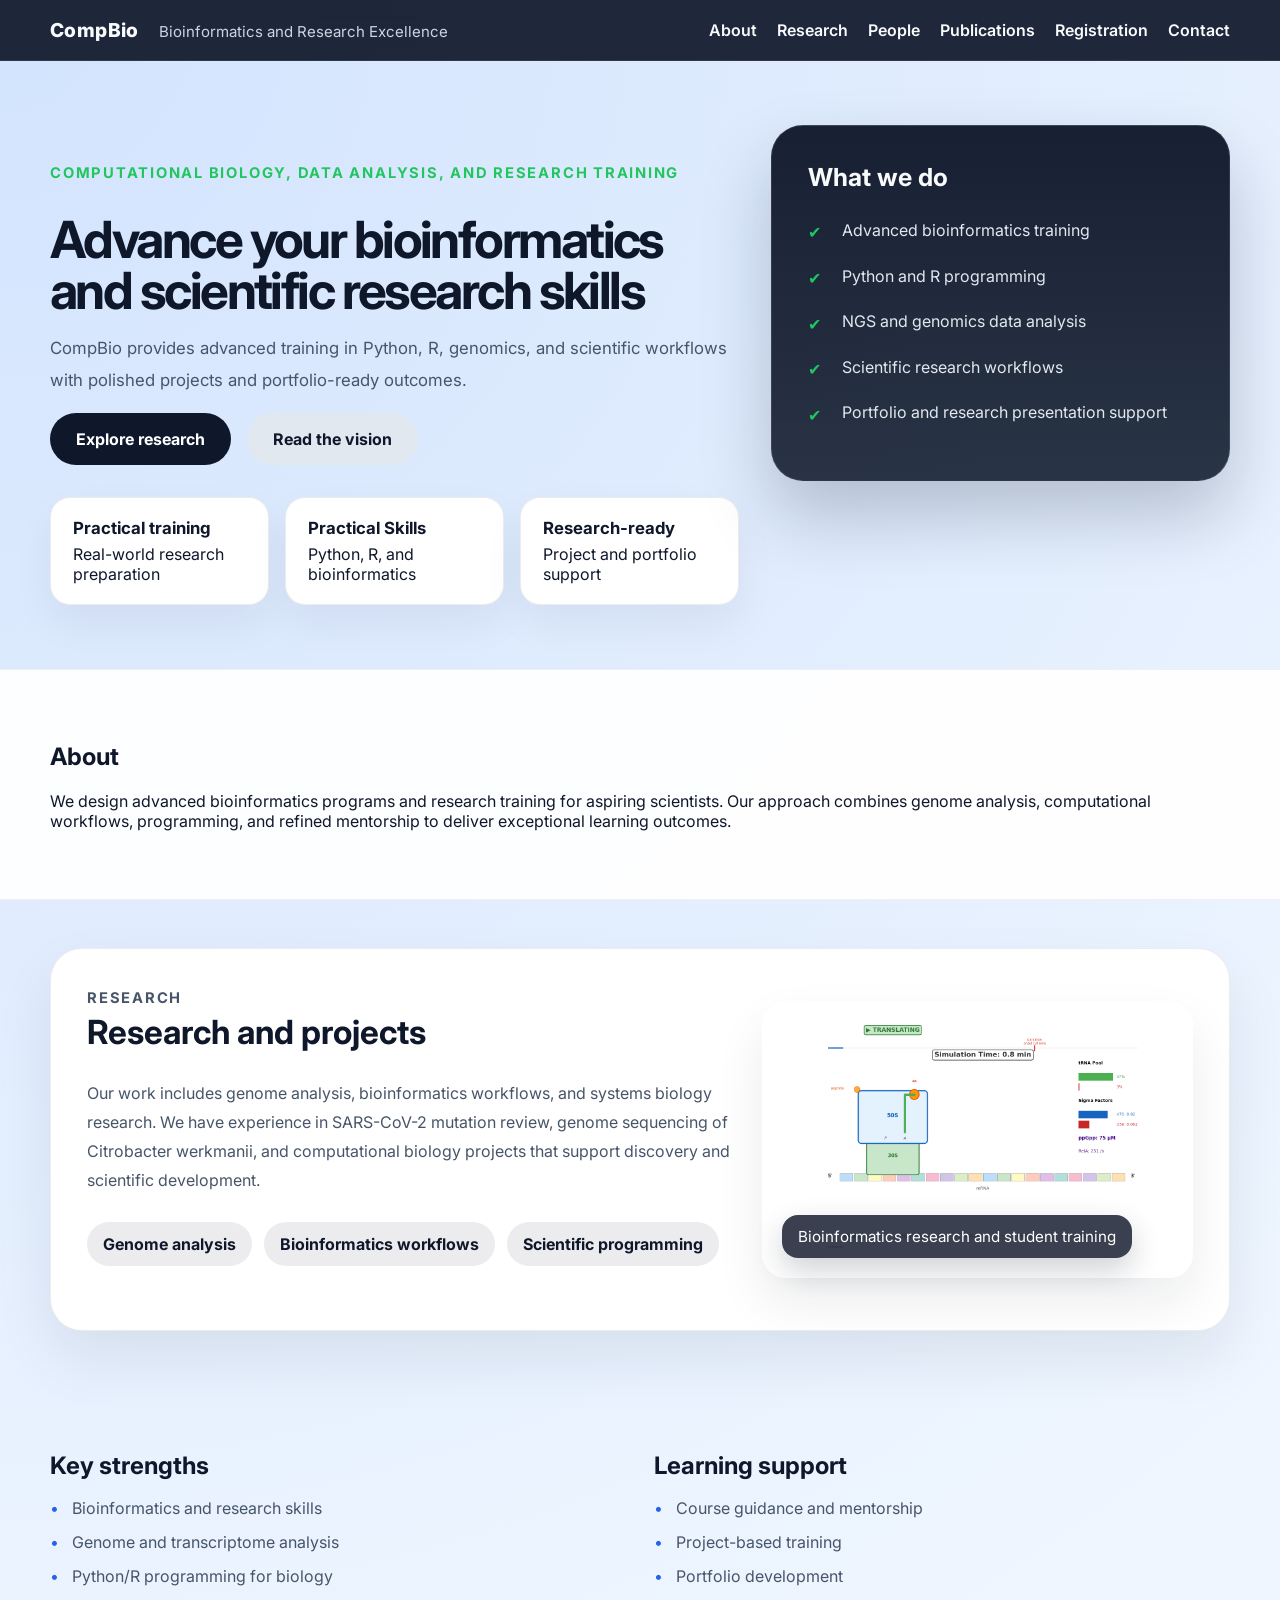
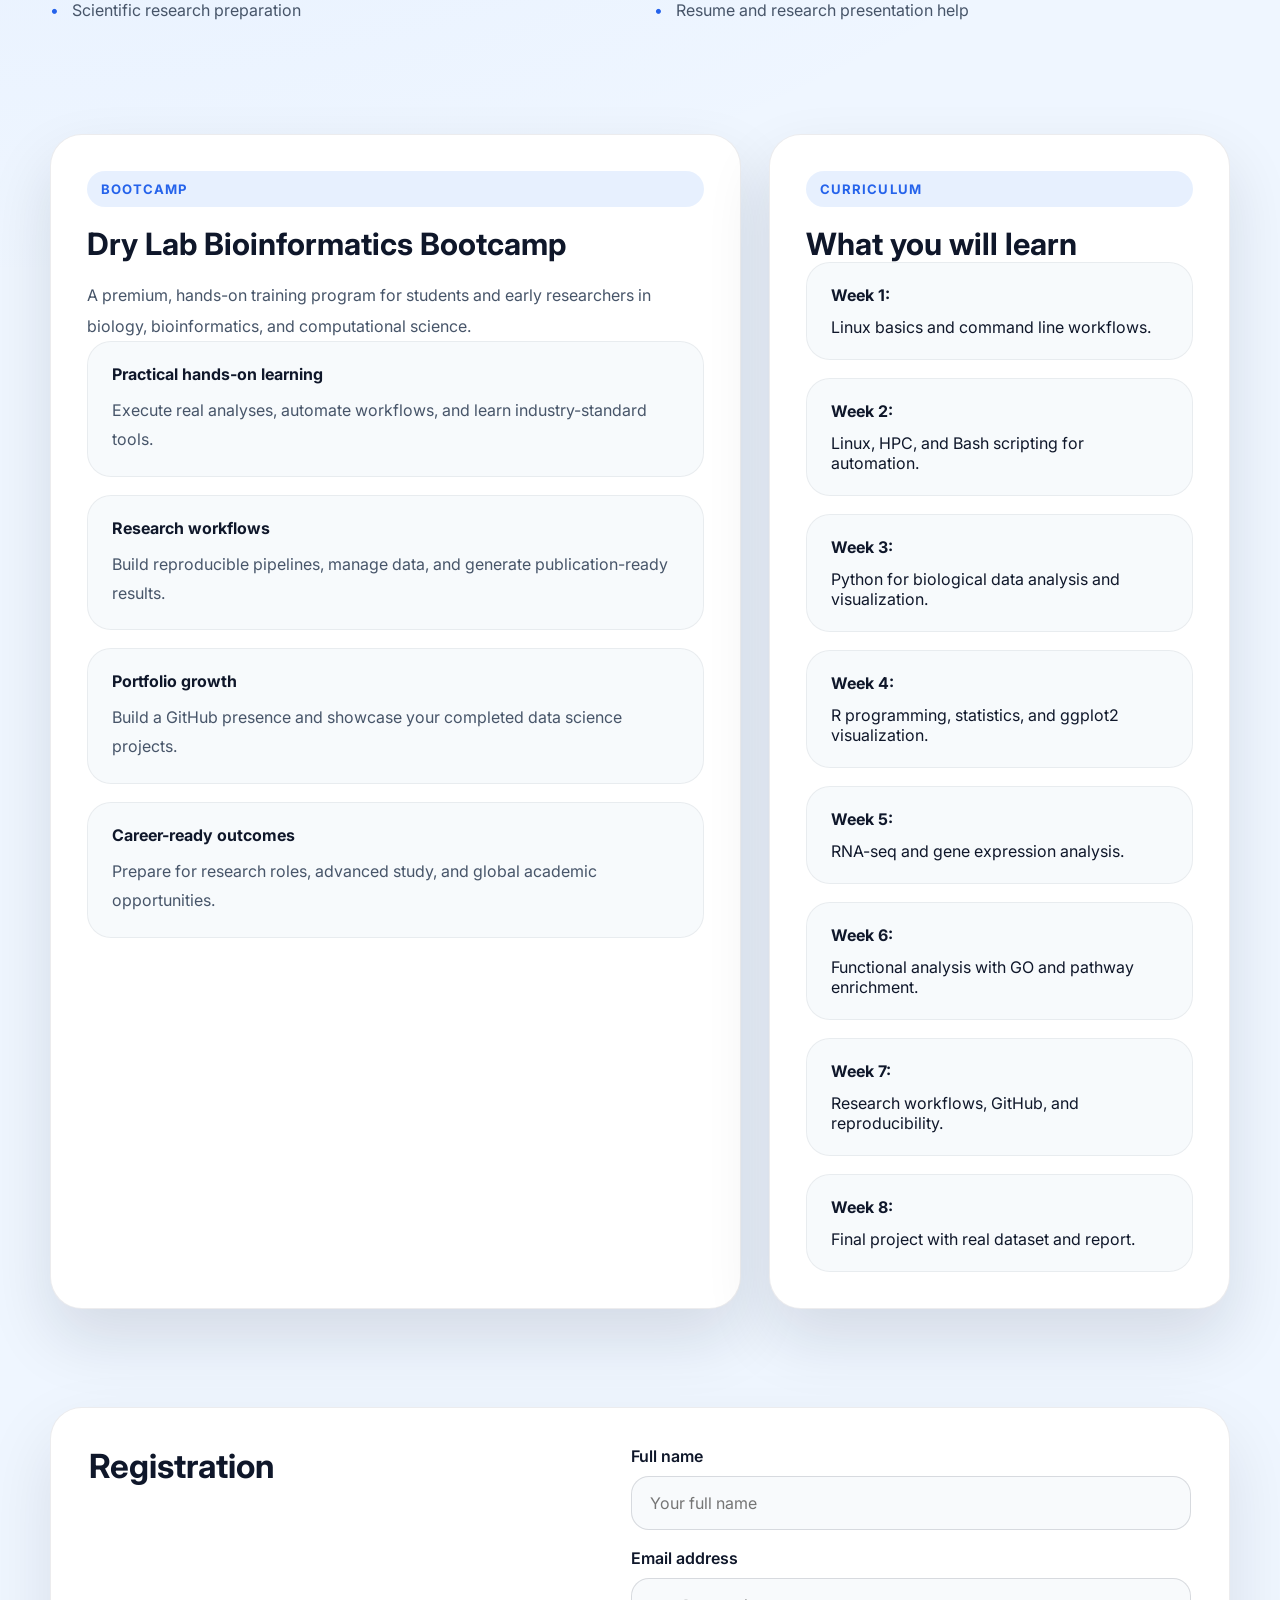
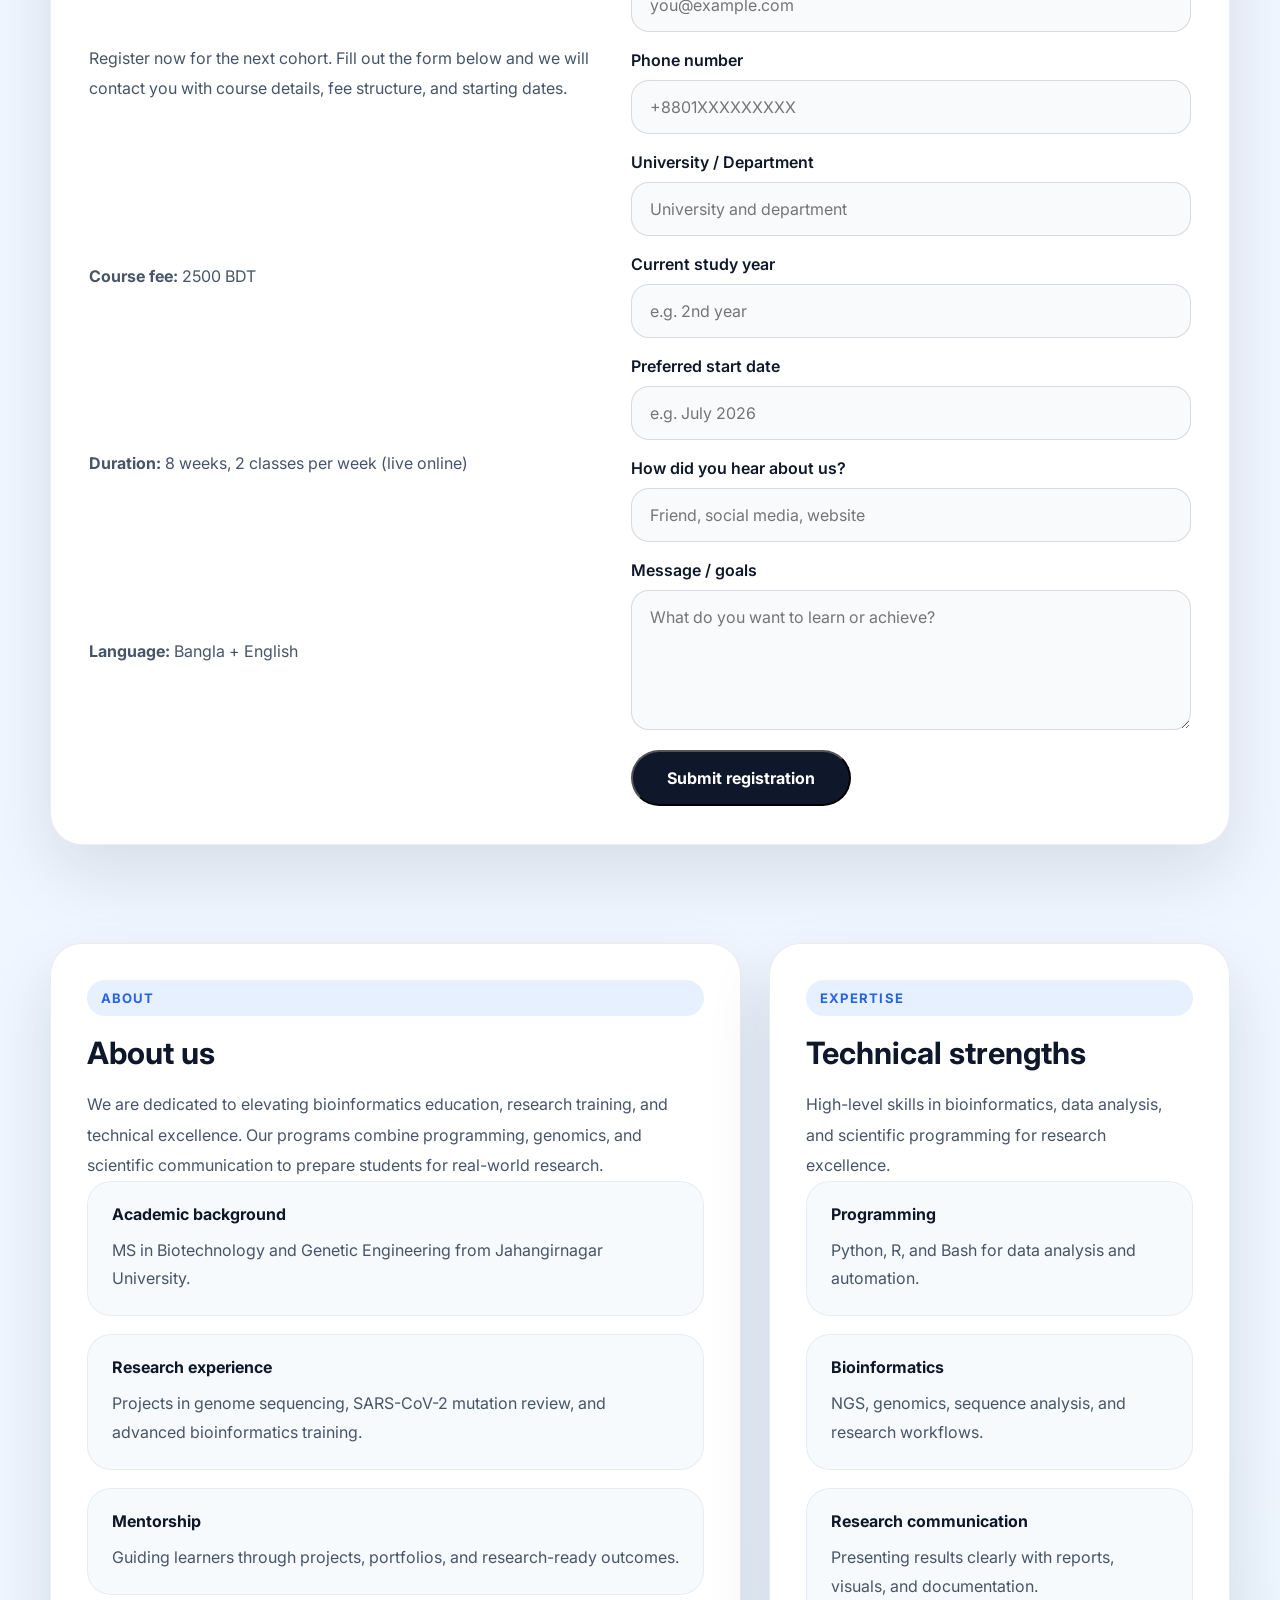
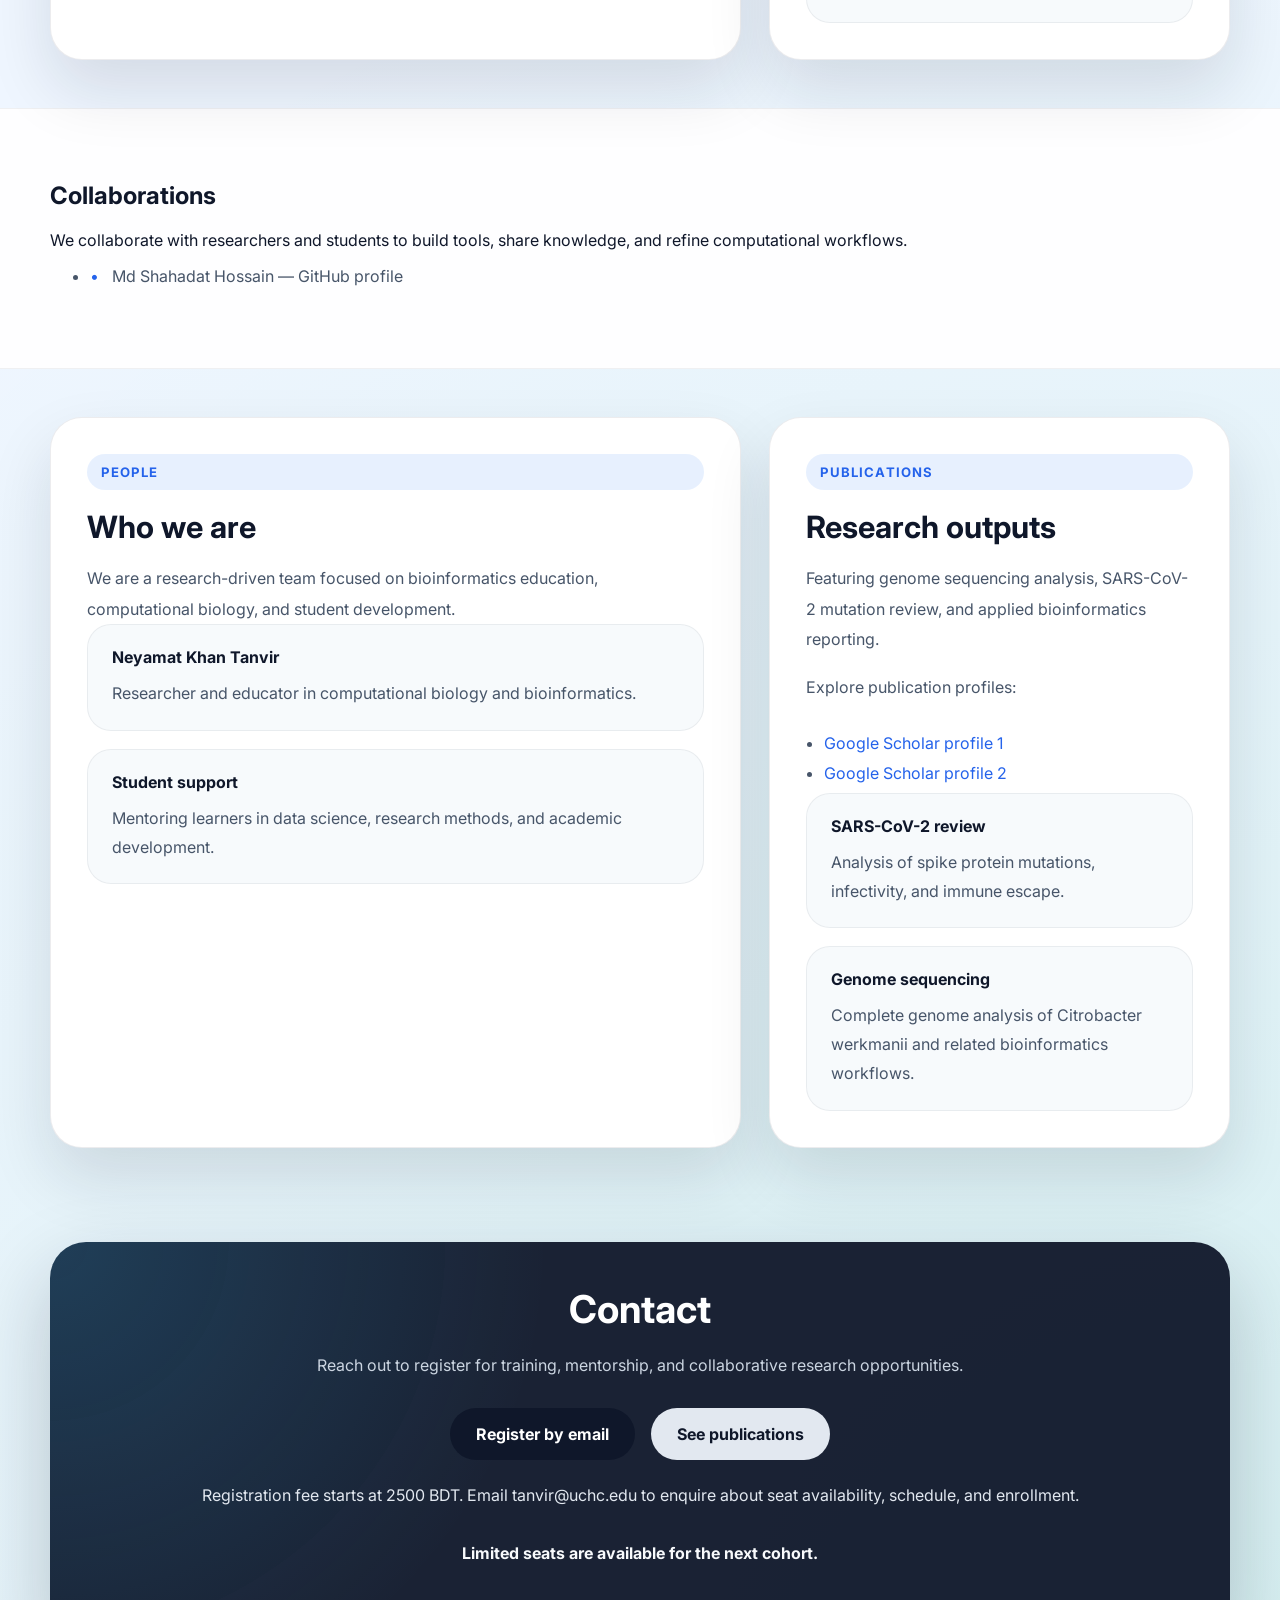
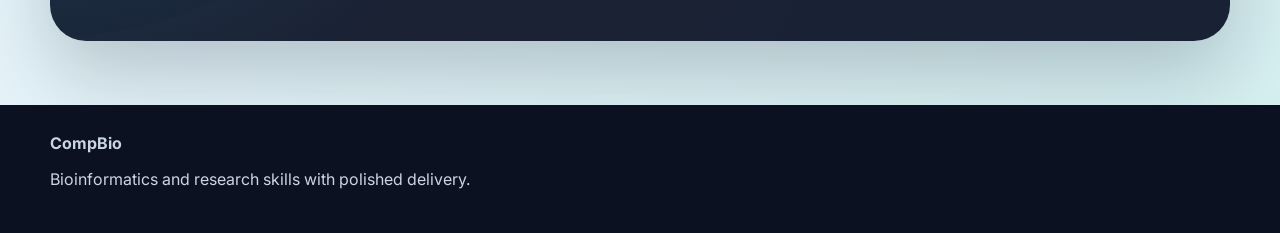
<file: index.html>
<!DOCTYPE html>
<html lang="en">
<head>
  <meta charset="UTF-8" />
  <meta name="viewport" content="width=device-width, initial-scale=1.0" />
  <title>CompBio | Bioinformatics & Research Skills</title>
  <link rel="preconnect" href="https://fonts.googleapis.com" />
  <link rel="preconnect" href="https://fonts.gstatic.com" crossorigin />
  <link href="https://fonts.googleapis.com/css2?family=Inter:wght@400;500;600;700;800&display=swap" rel="stylesheet" />
  <link rel="stylesheet" href="styles.css" />
</head>
<body>
  <header class="topbar">
    <div class="container topbar-inner">
      <div>
        <span class="brand">CompBio</span>
        <span class="tag">Bioinformatics and Research Excellence</span>
      </div>
      <nav class="topbar-nav">
        <a href="#about">About</a>
        <a href="#research">Research</a>
        <a href="#people">People</a>
        <a href="#publications">Publications</a>
        <a href="#registration">Registration</a>
        <a href="#contact">Contact</a>
      </nav>
    </div>
  </header>

  <main>
    <section class="hero">
      <div class="container hero-grid">
        <div class="hero-copy">
          <p class="eyebrow">Computational biology, data analysis, and research training</p>
          <h1>Advance your bioinformatics and scientific research skills</h1>
          <p class="hero-text">CompBio provides advanced training in Python, R, genomics, and scientific workflows with polished projects and portfolio-ready outcomes.</p>
          <div class="hero-actions">
            <a class="btn btn-primary" href="#research">Explore research</a>
            <a class="btn btn-secondary" href="#about">Read the vision</a>
          </div>
          <div class="hero-stats">
            <div>
              <strong>Practical training</strong>
              <span>Real-world research preparation</span>
            </div>
            <div>
              <strong>Practical Skills</strong>
              <span>Python, R, and bioinformatics</span>
            </div>
            <div>
              <strong>Research-ready</strong>
              <span>Project and portfolio support</span>
            </div>
          </div>
        </div>
        <div class="hero-card">
          <div class="hero-card-inner">
            <h2>What we do</h2>
            <ul>
              <li>Advanced bioinformatics training</li>
              <li>Python and R programming</li>
              <li>NGS and genomics data analysis</li>
              <li>Scientific research workflows</li>
              <li>Portfolio and research presentation support</li>
            </ul>
          </div>
        </div>
      </div>
    </section>

    <section id="about" class="section highlight">
      <div class="container">
        <h2>About</h2>
        <p>We design advanced bioinformatics programs and research training for aspiring scientists. Our approach combines genome analysis, computational workflows, programming, and refined mentorship to deliver exceptional learning outcomes.</p>
      </div>
    </section>

    <section id="research" class="section visual-section">
      <div class="container visual-card">
        <div>
          <p class="eyebrow">Research</p>
          <h2>Research and projects</h2>
          <p>Our work includes genome analysis, bioinformatics workflows, and systems biology research. We have experience in SARS-CoV-2 mutation review, genome sequencing of Citrobacter werkmanii, and computational biology projects that support discovery and scientific development.</p>
          <div class="hero-badges">
            <span>Genome analysis</span>
            <span>Bioinformatics workflows</span>
            <span>Scientific programming</span>
          </div>
        </div>
        <div class="visual-image">
          <img src="assets/starvation_mechanism.gif" alt="Bioinformatics and computational biology illustration" />
          <div class="visual-caption">Bioinformatics research and student training</div>
        </div>
      </div>
    </section>

    <section class="section benefits">
      <div class="container benefits-grid">
        <div>
          <h2>Key strengths</h2>
          <ul>
            <li>Bioinformatics and research skills</li>
            <li>Genome and transcriptome analysis</li>
            <li>Python/R programming for biology</li>
            <li>Scientific research preparation</li>
          </ul>
        </div>
        <div>
          <h2>Learning support</h2>
          <ul>
            <li>Course guidance and mentorship</li>
            <li>Project-based training</li>
            <li>Portfolio development</li>
            <li>Resume and research presentation help</li>
          </ul>
        </div>
      </div>
    </section>

    <section class="section preview-section">
      <div class="container preview-grid">
        <div class="preview-card">
          <div class="preview-hero">
            <span class="preview-badge">Bootcamp</span>
            <h2>Dry Lab Bioinformatics Bootcamp</h2>
            <p>A premium, hands-on training program for students and early researchers in biology, bioinformatics, and computational science.</p>
          </div>
          <div class="preview-features">
            <div class="feature-item">
              <strong>Practical hands-on learning</strong>
              <p>Execute real analyses, automate workflows, and learn industry-standard tools.</p>
            </div>
            <div class="feature-item">
              <strong>Research workflows</strong>
              <p>Build reproducible pipelines, manage data, and generate publication-ready results.</p>
            </div>
            <div class="feature-item">
              <strong>Portfolio growth</strong>
              <p>Build a GitHub presence and showcase your completed data science projects.</p>
            </div>
            <div class="feature-item">
              <strong>Career-ready outcomes</strong>
              <p>Prepare for research roles, advanced study, and global academic opportunities.</p>
            </div>
          </div>
        </div>
        <div class="preview-card">
          <div class="preview-hero">
            <span class="preview-badge">Curriculum</span>
            <h2>What you will learn</h2>
          </div>
          <div class="preview-features">
            <div class="feature-item">
              <strong>Week 1:</strong> Linux basics and command line workflows.
            </div>
            <div class="feature-item">
              <strong>Week 2:</strong> Linux, HPC, and Bash scripting for automation.
            </div>
            <div class="feature-item">
              <strong>Week 3:</strong> Python for biological data analysis and visualization.
            </div>
            <div class="feature-item">
              <strong>Week 4:</strong> R programming, statistics, and ggplot2 visualization.
            </div>
            <div class="feature-item">
              <strong>Week 5:</strong> RNA-seq and gene expression analysis.
            </div>
            <div class="feature-item">
              <strong>Week 6:</strong> Functional analysis with GO and pathway enrichment.
            </div>
            <div class="feature-item">
              <strong>Week 7:</strong> Research workflows, GitHub, and reproducibility.
            </div>
            <div class="feature-item">
              <strong>Week 8:</strong> Final project with real dataset and report.
            </div>
          </div>
        </div>
      </div>
    </section>

    <section id="registration" class="section form-section">
      <div class="container form-card">
        <div class="form-copy">
          <h2>Registration</h2>
          <p>Register now for the next cohort. Fill out the form below and we will contact you with course details, fee structure, and starting dates.</p>
          <p><strong>Course fee:</strong> 2500 BDT</p>
          <p><strong>Duration:</strong> 8 weeks, 2 classes per week (live online)</p>
          <p><strong>Language:</strong> Bangla + English</p>
        </div>
        <form class="contact-form" action="mailto:tanvir@uchc.edu" method="post" enctype="text/plain">
          <div class="form-fields">
            <label class="form-field">
              <span>Full name</span>
              <input class="form-input" type="text" name="name" required placeholder="Your full name" />
            </label>
            <label class="form-field">
              <span>Email address</span>
              <input class="form-input" type="email" name="email" required placeholder="you@example.com" />
            </label>
            <label class="form-field">
              <span>Phone number</span>
              <input class="form-input" type="tel" name="phone" required placeholder="+8801XXXXXXXXX" />
            </label>
            <label class="form-field">
              <span>University / Department</span>
              <input class="form-input" type="text" name="institution" placeholder="University and department" />
            </label>
            <label class="form-field">
              <span>Current study year</span>
              <input class="form-input" type="text" name="study_year" placeholder="e.g. 2nd year" />
            </label>
            <label class="form-field">
              <span>Preferred start date</span>
              <input class="form-input" type="text" name="start_date" placeholder="e.g. July 2026" />
            </label>
            <label class="form-field">
              <span>How did you hear about us?</span>
              <input class="form-input" type="text" name="referral" placeholder="Friend, social media, website" />
            </label>
            <label class="form-field">
              <span>Message / goals</span>
              <textarea class="form-textarea" name="message" placeholder="What do you want to learn or achieve?" rows="5"></textarea>
            </label>
          </div>
          <button type="submit" class="btn btn-primary form-submit">Submit registration</button>
        </form>
      </div>
    </section>

    <section class="section preview-section">
      <div class="container preview-grid">
        <div class="preview-card">
          <div class="preview-hero">
            <span class="preview-badge">About</span>
            <h2>About us</h2>
            <p>We are dedicated to elevating bioinformatics education, research training, and technical excellence. Our programs combine programming, genomics, and scientific communication to prepare students for real-world research.</p>
          </div>
          <div class="preview-features">
            <div class="feature-item">
              <strong>Academic background</strong>
              <p>MS in Biotechnology and Genetic Engineering from Jahangirnagar University.</p>
            </div>
            <div class="feature-item">
              <strong>Research experience</strong>
              <p>Projects in genome sequencing, SARS-CoV-2 mutation review, and advanced bioinformatics training.</p>
            </div>
            <div class="feature-item">
              <strong>Mentorship</strong>
              <p>Guiding learners through projects, portfolios, and research-ready outcomes.</p>
            </div>
          </div>
        </div>
        <div class="preview-card">
          <div class="preview-hero">
            <span class="preview-badge">Expertise</span>
            <h2>Technical strengths</h2>
            <p>High-level skills in bioinformatics, data analysis, and scientific programming for research excellence.</p>
          </div>
          <div class="preview-features">
            <div class="feature-item">
              <strong>Programming</strong>
              <p>Python, R, and Bash for data analysis and automation.</p>
            </div>
            <div class="feature-item">
              <strong>Bioinformatics</strong>
              <p>NGS, genomics, sequence analysis, and research workflows.</p>
            </div>
            <div class="feature-item">
              <strong>Research communication</strong>
              <p>Presenting results clearly with reports, visuals, and documentation.</p>
            </div>
          </div>
        </div>
      </div>
    </section>

    <section class="section highlight">
      <div class="container">
        <h2>Collaborations</h2>
        <p>We collaborate with researchers and students to build tools, share knowledge, and refine computational workflows.</p>
        <ul class="benefits-grid">
          <li>Md Shahadat Hossain — <a href="https://github.com/shahadat4099/shahadat4099.github.io?tab=readme-ov-file" target="_blank" rel="noreferrer">GitHub profile</a></li>
        </ul>
      </div>
    </section>

    <section class="section preview-section">
      <div class="container preview-grid">
        <div id="people" class="preview-card">
          <div class="preview-hero">
            <span class="preview-badge">People</span>
            <h2>Who we are</h2>
            <p>We are a research-driven team focused on bioinformatics education, computational biology, and student development.</p>
          </div>
          <div class="preview-features">
            <div class="feature-item">
              <strong>Neyamat Khan Tanvir</strong>
              <p>Researcher and educator in computational biology and bioinformatics.</p>
            </div>
            <div class="feature-item">
              <strong>Student support</strong>
              <p>Mentoring learners in data science, research methods, and academic development.</p>
            </div>
          </div>
        </div>
        <div id="publications" class="preview-card">
          <div class="preview-hero">
            <span class="preview-badge">Publications</span>
            <h2>Research outputs</h2>
            <p>Featuring genome sequencing analysis, SARS-CoV-2 mutation review, and applied bioinformatics reporting.</p>
            <p>Explore publication profiles:</p>
            <ul class="publication-links">
              <li><a href="https://scholar.google.com/citations?user=k357vXMAAAAJ&hl=en" target="_blank" rel="noreferrer">Google Scholar profile 1</a></li>
              <li><a href="https://scholar.google.com/citations?user=pVah7G8AAAAJ&hl=en" target="_blank" rel="noreferrer">Google Scholar profile 2</a></li>
            </ul>
          </div>
          <div class="preview-features">
            <div class="feature-item">
              <strong>SARS-CoV-2 review</strong>
              <p>Analysis of spike protein mutations, infectivity, and immune escape.</p>
            </div>
            <div class="feature-item">
              <strong>Genome sequencing</strong>
              <p>Complete genome analysis of Citrobacter werkmanii and related bioinformatics workflows.</p>
            </div>
          </div>
        </div>
      </div>
    </section>

    <section id="contact" class="section cta-section">
      <div class="container cta-card">
        <h2>Contact</h2>
        <p>Reach out to register for training, mentorship, and collaborative research opportunities.</p>
        <div class="cta-actions">
          <a class="btn btn-primary" href="mailto:tanvir@uchc.edu">Register by email</a>
          <a class="btn btn-secondary" href="#publications">See publications</a>
        </div>
        <p style="margin-top:20px; color:#e2e8f0;">Registration fee starts at 2500 BDT. Email tanvir@uchc.edu to enquire about seat availability, schedule, and enrollment.</p>
        <p style="margin-top:10px; color:#f8fafc; font-weight:700;">Limited seats are available for the next cohort.</p>
      </div>
    </section>
  </main>

  <footer class="footer">
    <div class="container footer-grid">
      <div>
        <strong>CompBio</strong>
        <p>Bioinformatics and research skills with polished delivery.</p>
      </div>
    </div>
  </footer>
</body>
</html>
</file>
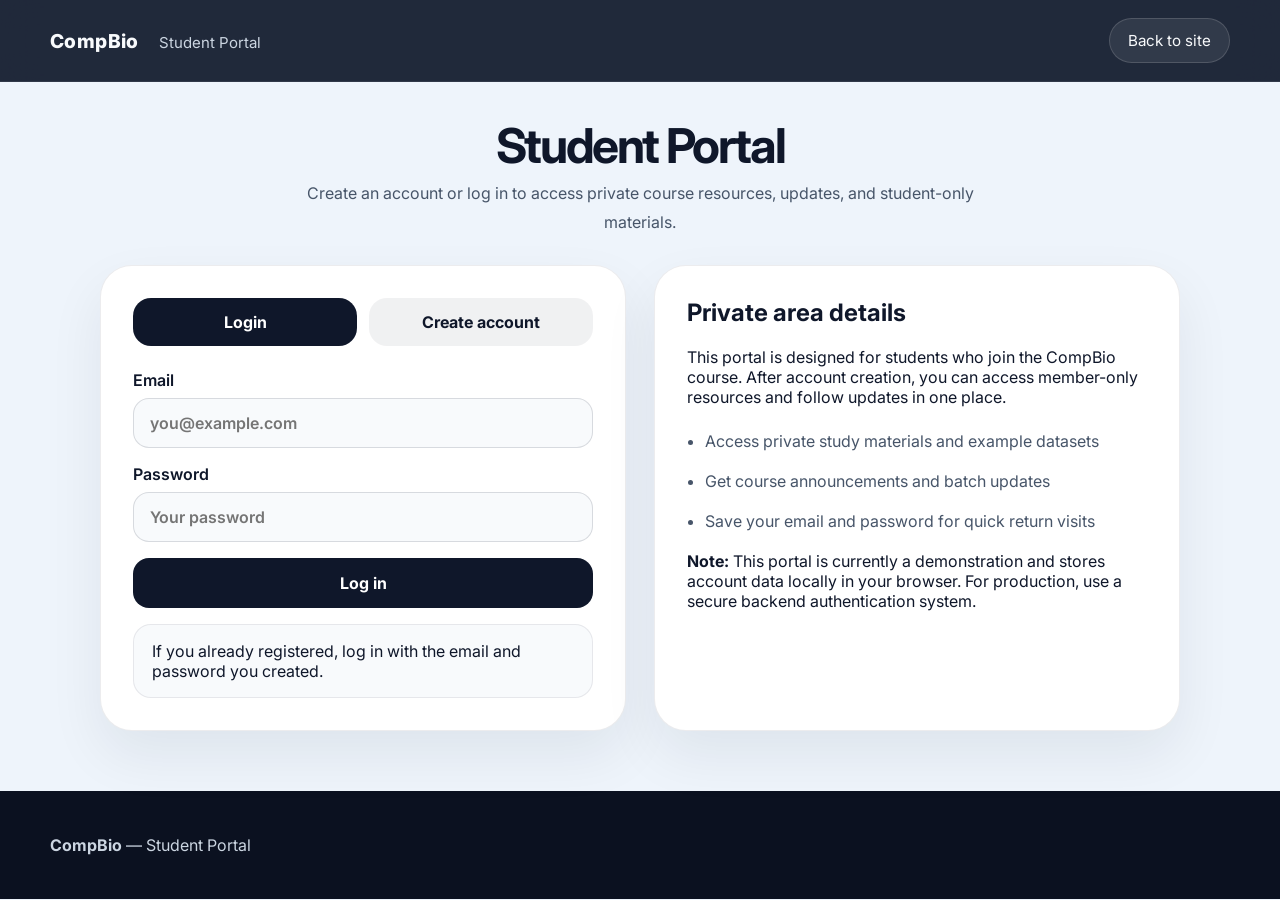
<file: portal.html>
<!DOCTYPE html>
<html lang="en">
<head>
  <meta charset="UTF-8" />
  <meta name="viewport" content="width=device-width, initial-scale=1.0" />
  <title>CompBio Student Portal</title>
  <link rel="preconnect" href="https://fonts.googleapis.com" />
  <link rel="preconnect" href="https://fonts.gstatic.com" crossorigin />
  <link href="https://fonts.googleapis.com/css2?family=Inter:wght@400;500;600;700;800&display=swap" rel="stylesheet" />
  <link rel="stylesheet" href="styles.css" />
  <style>
    body { background: #eef4fb; }
    .portal-page {
      padding: 40px 0 60px;
    }
    .portal-header {
      text-align: center;
      margin-bottom: 28px;
    }
    .portal-header h1 {
      margin: 0;
      font-size: clamp(2.2rem, 4vw, 3rem);
      color: #0f172a;
    }
    .portal-header p {
      margin: 10px auto 0;
      max-width: 680px;
      color: #475569;
      line-height: 1.8;
    }
    .portal-container {
      width: min(1080px, calc(100% - 36px));
      margin: 0 auto;
      display: grid;
      grid-template-columns: 1fr 1fr;
      gap: 28px;
    }
    .auth-card,
    .portal-info {
      background: #ffffff;
      border-radius: 32px;
      padding: 32px;
      border: 1px solid rgba(15,23,42,0.08);
      box-shadow: 0 24px 55px rgba(15,23,42,0.07);
    }
    .auth-tabs {
      display: flex;
      gap: 12px;
      margin-bottom: 24px;
    }
    .tab-button {
      flex: 1;
      padding: 14px 18px;
      border-radius: 18px;
      background: rgba(15,23,42,0.06);
      border: none;
      font-weight: 700;
      color: #0f172a;
      cursor: pointer;
      transition: background 0.2s ease;
    }
    .tab-button.active {
      background: #0f172a;
      color: #ffffff;
    }
    .auth-section {
      display: none;
    }
    .auth-section.active {
      display: block;
    }
    .auth-form {
      display: grid;
      gap: 16px;
    }
    .auth-form label {
      display: grid;
      gap: 8px;
      color: #0f172a;
      font-weight: 600;
    }
    .auth-form input {
      width: 100%;
      padding: 14px 16px;
      border-radius: 16px;
      border: 1px solid rgba(15,23,42,0.14);
      background: #f8fafc;
      color: #0f172a;
    }
    .auth-form button {
      width: 100%;
      padding: 15px 20px;
      border-radius: 16px;
      border: none;
      background: #0f172a;
      color: #ffffff;
      font-weight: 700;
      cursor: pointer;
    }
    .auth-message {
      margin-top: 16px;
      padding: 16px 18px;
      border-radius: 18px;
      background: #f8fafc;
      color: #0f172a;
      border: 1px solid rgba(15,23,42,0.08);
    }
    .portal-info h2 {
      margin-top: 0;
      color: #0f172a;
    }
    .portal-info ul {
      margin: 20px 0 0;
      padding-left: 18px;
      color: #475569;
    }
    .portal-info li {
      margin-bottom: 12px;
      line-height: 1.75;
    }
    .portal-content {
      display: none;
    }
    .portal-content.active {
      display: block;
    }
    .portal-welcome {
      padding: 28px;
      border-radius: 26px;
      background: rgba(59,130,246,0.08);
      margin-bottom: 20px;
    }
    .portal-resources {
      list-style: none;
      margin: 0;
      padding: 0;
      display: grid;
      gap: 14px;
    }
    .portal-resources li {
      padding: 16px 18px;
      border-radius: 18px;
      background: #ffffff;
      border: 1px solid rgba(15,23,42,0.08);
      box-shadow: 0 18px 35px rgba(15,23,42,0.05);
    }
    .logout-button {
      margin-top: 18px;
      padding: 14px 22px;
      border: none;
      border-radius: 16px;
      background: #ef4444;
      color: #ffffff;
      font-weight: 700;
      cursor: pointer;
    }
    @media (max-width: 980px) {
      .portal-container {
        grid-template-columns: 1fr;
      }
    }
  </style>
</head>
<body>
  <header class="topbar">
    <div class="container topbar-inner">
      <div>
        <span class="brand">CompBio</span>
        <span class="tag">Student Portal</span>
      </div>
      <div class="contact-pill">
        <a href="index.html">Back to site</a>
      </div>
    </div>
  </header>

  <main class="portal-page">
    <div class="portal-header container">
      <h1>Student Portal</h1>
      <p>Create an account or log in to access private course resources, updates, and student-only materials.</p>
    </div>

    <div class="portal-container">
      <section class="auth-card">
        <div class="auth-tabs">
          <button class="tab-button active" id="login-tab">Login</button>
          <button class="tab-button" id="signup-tab">Create account</button>
        </div>

        <div class="auth-section active" id="login-section">
          <form class="auth-form" id="login-form">
            <label>
              Email
              <input type="email" id="login-email" required placeholder="you@example.com" />
            </label>
            <label>
              Password
              <input type="password" id="login-password" required placeholder="Your password" />
            </label>
            <button type="submit">Log in</button>
          </form>
        </div>

        <div class="auth-section" id="signup-section">
          <form class="auth-form" id="signup-form">
            <label>
              Full name
              <input type="text" id="signup-name" required placeholder="Your full name" />
            </label>
            <label>
              Email
              <input type="email" id="signup-email" required placeholder="you@example.com" />
            </label>
            <label>
              Password
              <input type="password" id="signup-password" required placeholder="Choose a secure password" />
            </label>
            <button type="submit">Create account</button>
          </form>
        </div>

        <div class="auth-message" id="auth-message">If you already registered, log in with the email and password you created.</div>
      </section>

      <section class="portal-info">
        <h2>Private area details</h2>
        <p>This portal is designed for students who join the CompBio course. After account creation, you can access member-only resources and follow updates in one place.</p>
        <ul>
          <li>Access private study materials and example datasets</li>
          <li>Get course announcements and batch updates</li>
          <li>Save your email and password for quick return visits</li>
        </ul>
        <p><strong>Note:</strong> This portal is currently a demonstration and stores account data locally in your browser. For production, use a secure backend authentication system.</p>
      </section>
    </div>

    <div class="container portal-content" id="portal-content">
      <div class="portal-welcome">
        <h2>Welcome, <span id="portal-user-name">Student</span></h2>
        <p>You are now signed in. Use the resources below to continue your course journey.</p>
      </div>
      <ul class="portal-resources">
        <li><strong>Resource area:</strong> Placeholder for private class notes and downloads.</li>
        <li><strong>Course updates:</strong> Check this section for the latest batch announcements.</li>
        <li><strong>Support:</strong> Contact the instructor directly by email or WhatsApp.</li>
      </ul>
      <button class="logout-button" id="logout-button">Log out</button>
    </div>
  </main>

  <footer class="footer">
    <div class="container footer-grid">
      <div>
        <p><strong>CompBio</strong> — Student Portal</p>
      </div>
    </div>
  </footer>

  <script>
    const loginTab = document.getElementById('login-tab');
    const signupTab = document.getElementById('signup-tab');
    const loginSection = document.getElementById('login-section');
    const signupSection = document.getElementById('signup-section');
    const authMessage = document.getElementById('auth-message');
    const portalContent = document.getElementById('portal-content');
    const portalUserName = document.getElementById('portal-user-name');
    const logoutButton = document.getElementById('logout-button');

    function setActiveTab(tab) {
      loginTab.classList.remove('active');
      signupTab.classList.remove('active');
      loginSection.classList.remove('active');
      signupSection.classList.remove('active');
      if (tab === 'login') {
        loginTab.classList.add('active');
        loginSection.classList.add('active');
      } else {
        signupTab.classList.add('active');
        signupSection.classList.add('active');
      }
    }

    loginTab.addEventListener('click', () => setActiveTab('login'));
    signupTab.addEventListener('click', () => setActiveTab('signup'));

    function showMessage(message) {
      authMessage.textContent = message;
    }

    function loadUser() {
      const loggedIn = localStorage.getItem('compbioLoggedIn');
      if (!loggedIn) {
        portalContent.classList.remove('active');
        return;
      }
      const user = JSON.parse(localStorage.getItem('compbioUser') || '{}');
      portalUserName.textContent = user.name || 'Student';
      portalContent.classList.add('active');
    }

    document.getElementById('signup-form').addEventListener('submit', (event) => {
      event.preventDefault();
      const name = document.getElementById('signup-name').value.trim();
      const email = document.getElementById('signup-email').value.trim();
      const password = document.getElementById('signup-password').value;
      if (!name || !email || !password) {
        showMessage('Please fill all sign-up fields.');
        return;
      }
      localStorage.setItem('compbioUser', JSON.stringify({ name, email, password }));
      showMessage('Account created. Now log in with your email and password.');
      setActiveTab('login');
    });

    document.getElementById('login-form').addEventListener('submit', (event) => {
      event.preventDefault();
      const email = document.getElementById('login-email').value.trim();
      const password = document.getElementById('login-password').value;
      const user = JSON.parse(localStorage.getItem('compbioUser') || '{}');
      if (email === user.email && password === user.password) {
        localStorage.setItem('compbioLoggedIn', 'true');
        showMessage('Login successful! Welcome to your student portal.');
        loadUser();
      } else {
        showMessage('Login failed. Please check your email and password.');
      }
    });

    logoutButton.addEventListener('click', () => {
      localStorage.removeItem('compbioLoggedIn');
      loadUser();
      showMessage('You are logged out. Log in again to access the portal.');
    });

    loadUser();
  </script>
</body>
</html>
</file>
<file: styles.css>
:root {
  --bg: #eff6ff;
  --surface: #ffffff;
  --surface-strong: #0f172a;
  --text: #0f172a;
  --muted: #475569;
  --accent: #0f9cf4;
  --accent-strong: #2563eb;
  --success: #22c55e;
  font-family: 'Inter', sans-serif;
  color: var(--text);
  background: var(--bg);
}

* {
  box-sizing: border-box;
}

html {
  scroll-behavior: smooth;
}

body {
  margin: 0;
  min-height: 100vh;
  background: radial-gradient(circle at top left, rgba(59, 130, 246, 0.16), transparent 28%),
              radial-gradient(circle at bottom right, rgba(16, 185, 129, 0.12), transparent 30%),
              var(--bg);
}

a {
  color: inherit;
  text-decoration: none;
}

button,
input,
textarea,
select {
  font: inherit;
}

.container {
  width: min(1180px, calc(100% - 40px));
  margin: 0 auto;
}

.topbar {
  background: rgba(15, 23, 42, 0.92);
  color: #f8fafc;
  position: sticky;
  top: 0;
  z-index: 10;
  backdrop-filter: blur(18px);
  border-bottom: 1px solid rgba(255,255,255,0.08);
}

.topbar-inner {
  display: flex;
  align-items: center;
  justify-content: space-between;
  gap: 18px;
  padding: 18px 0;
}

.topbar-nav {
  display: flex;
  flex-wrap: wrap;
  gap: 20px;
  align-items: center;
}

.topbar-nav a {
  color: #f8fafc;
  font-weight: 600;
  transition: color 0.2s ease;
}

.topbar-nav a:hover {
  color: #a5b4fc;
}

.brand {
  font-size: 1.2rem;
  font-weight: 800;
  letter-spacing: 0.02em;
}

.tag {
  margin-left: 16px;
  font-size: 0.94rem;
  color: #cbd5e1;
}

.contact-pill {
  display: inline-flex;
  align-items: center;
  gap: 10px;
  background: rgba(255,255,255,0.08);
  border: 1px solid rgba(255,255,255,0.15);
  border-radius: 999px;
  padding: 12px 18px;
  font-size: 0.95rem;
}

.hero {
  padding: 64px 0 40px;
}

.hero-banner {
  margin-bottom: 24px;
}

.hero-banner-card {
  display: grid;
  grid-template-columns: 1.4fr 0.9fr;
  gap: 24px;
  align-items: center;
  padding: 24px 26px;
  border-radius: 30px;
  background: linear-gradient(135deg, rgba(59,130,246,0.17), rgba(16,185,129,0.14));
  border: 1px solid rgba(59,130,246,0.18);
  box-shadow: 0 24px 60px rgba(15,23,42,0.08);
  transition: transform 0.2s ease, box-shadow 0.2s ease;
}

.hero-banner-card:hover {
  transform: translateY(-2px);
  box-shadow: 0 30px 80px rgba(15,23,42,0.12);
}

.hero-banner-tag {
  display: inline-flex;
  color: #0f172a;
  font-weight: 700;
  text-transform: uppercase;
  letter-spacing: 0.12em;
  font-size: 0.85rem;
  margin-bottom: 10px;
}

.hero-banner-card h2 {
  margin: 0;
  color: #0f172a;
  font-size: clamp(1.5rem, 2.3vw, 2.1rem);
}

.hero-banner-card p {
  margin: 0;
  color: #334155;
  line-height: 1.8;
}

.hero-banner-thumb {
  display: inline-flex;
  align-items: center;
  gap: 16px;
  justify-content: flex-end;
}

.hero-banner-thumb span {
  display: inline-flex;
  align-items: center;
  justify-content: center;
  width: 54px;
  height: 54px;
  border-radius: 50%;
  background: rgba(255,255,255,0.95);
  color: #0f172a;
  font-size: 1.25rem;
  font-weight: 700;
}

.hero-banner-thumb div {
  text-align: right;
}

.hero-banner-thumb strong {
  display: block;
  font-size: 0.95rem;
  color: #0f172a;
}

.hero-banner-thumb p {
  margin: 2px 0 0;
  color: #475569;
  font-size: 0.92rem;
}

.hero-grid {
  display: grid;
  grid-template-columns: 1.35fr 0.9fr;
  gap: 32px;
  align-items: start;
}

.hero-copy {
  padding: 24px 0;
}

.eyebrow {
  display: inline-flex;
  align-items: center;
  gap: 10px;
  font-size: 0.92rem;
  font-weight: 700;
  color: var(--success);
  text-transform: uppercase;
  letter-spacing: 0.12em;
}

h1 {
  margin: 18px 0 18px;
  font-size: clamp(3rem, 4vw, 4.8rem);
  line-height: 0.98;
  letter-spacing: -0.05em;
  color: var(--surface-strong);
}

.hero-text {
  max-width: 680px;
  font-size: 1.05rem;
  line-height: 1.9;
  color: var(--muted);
}

.hero-badges {
  display: flex;
  flex-wrap: wrap;
  gap: 12px;
  margin: 28px 0;
}

.hero-badges span {
  display: inline-flex;
  padding: 12px 16px;
  border-radius: 999px;
  background: rgba(15, 23, 42, 0.08);
  color: var(--surface-strong);
  font-weight: 700;
}

.hero-actions {
  display: flex;
  flex-wrap: wrap;
  gap: 16px;
  margin-bottom: 32px;
}

.btn {
  display: inline-flex;
  align-items: center;
  justify-content: center;
  gap: 8px;
  padding: 16px 26px;
  border-radius: 999px;
  font-weight: 700;
  transition: transform 0.2s ease, box-shadow 0.2s ease, background 0.2s ease;
}

.btn:hover {
  transform: translateY(-2px);
  box-shadow: 0 18px 35px rgba(15,23,42,0.12);
}

.btn-primary {
  background: var(--surface-strong);
  color: #ffffff;
}

.btn-secondary {
  background: #e2e8f0;
  color: var(--surface-strong);
}

.hero-stats {
  display: grid;
  grid-template-columns: repeat(3, minmax(0, 1fr));
  gap: 16px;
  margin-top: 20px;
}

.hero-stats div {
  padding: 20px 22px;
  border-radius: 20px;
  background: var(--surface);
  border: 1px solid rgba(15, 23, 42, 0.08);
  box-shadow: 0 18px 40px rgba(15,23,42,0.06);
}

.hero-stats strong {
  display: block;
  font-size: 1.05rem;
  margin-bottom: 6px;
}

.hero-card {
  display: flex;
  align-items: center;
  justify-content: flex-end;
}

.hero-card-inner {
  width: 100%;
  border-radius: 32px;
  padding: 36px;
  background: linear-gradient(180deg, rgba(15, 23, 42, 0.96) 0%, rgba(30, 41, 59, 0.95) 100%);
  color: #f8fafc;
  box-shadow: 0 35px 70px rgba(15,23,42,0.22);
  border: 1px solid rgba(255,255,255,0.1);
}

.hero-card-inner h2 {
  margin-top: 0;
  font-size: 1.55rem;
  color: #f8fafc;
}

.hero-card-inner ul {
  margin: 24px 0 0;
  padding: 0;
  list-style: none;
}

.hero-card-inner li {
  position: relative;
  padding-left: 34px;
  margin-bottom: 16px;
  line-height: 1.85;
  color: #e2e8f0;
}

.hero-card-inner li::before {
  content: '✔';
  position: absolute;
  left: 0;
  top: 0.15rem;
  font-size: 1rem;
  color: var(--success);
}

.section {
  padding: 52px 0;
}

.highlight {
  background: rgba(255,255,255,0.95);
  border-top: 1px solid rgba(15,23,42,0.06);
  border-bottom: 1px solid rgba(15,23,42,0.06);
}

.visual-section {
  padding: 48px 0;
}

.visual-card {
  display: grid;
  grid-template-columns: 1.2fr 0.8fr;
  gap: 28px;
  align-items: center;
  background: #ffffff;
  border-radius: 32px;
  padding: 36px;
  border: 1px solid rgba(15,23,42,0.08);
  box-shadow: 0 28px 60px rgba(15,23,42,0.08);
}

.visual-card h2 {
  margin-top: 0;
  font-size: clamp(2rem, 2.6vw, 2.5rem);
  color: #0f172a;
}

.visual-card p {
  margin: 0;
  color: #475569;
  line-height: 1.8;
}

.visual-image {
  position: relative;
}

.visual-image img {
  width: 100%;
  border-radius: 24px;
  display: block;
  box-shadow: 0 24px 50px rgba(15,23,42,0.08);
}

.visual-caption {
  position: absolute;
  left: 20px;
  bottom: 20px;
  background: rgba(15,23,42,0.82);
  color: #ffffff;
  padding: 12px 16px;
  border-radius: 16px;
  font-size: 0.95rem;
  box-shadow: 0 12px 30px rgba(15,23,42,0.2);
}

.section-heading {
  text-align: center;
  margin-bottom: 36px;
}

.section-heading h2 {
  margin: 18px auto 0;
  font-size: clamp(2rem, 3vw, 2.8rem);
  color: var(--surface-strong);
}

.curriculum-grid {
  display: grid;
  grid-template-columns: repeat(4, minmax(0, 1fr));
  gap: 24px;
}

.card {
  background: rgba(255,255,255,0.97);
  padding: 28px;
  border-radius: 28px;
  border: 1px solid rgba(15,23,42,0.08);
  box-shadow: 0 24px 40px rgba(15,23,42,0.06);
}

.week {
  display: inline-flex;
  font-size: 0.82rem;
  text-transform: uppercase;
  font-weight: 700;
  color: var(--accent-strong);
  margin-bottom: 14px;
}

.card h3 {
  margin: 0 0 12px;
  font-size: 1.15rem;
  color: var(--surface-strong);
}

.card p {
  margin: 0;
  color: var(--muted);
  line-height: 1.8;
}

.benefits-grid {
  display: grid;
  grid-template-columns: 1fr 1fr;
  gap: 28px;
}

.benefits-grid h2 {
  margin-bottom: 18px;
}

.benefits-grid ul {
  margin: 0;
  padding: 0;
  list-style: none;
}

.benefits-grid li {
  margin-bottom: 14px;
  padding-left: 22px;
  position: relative;
  color: var(--muted);
}

.benefits-grid li::before {
  content: '•';
  position: absolute;
  left: 0;
  color: var(--accent-strong);
}

.instructor-section {
  padding: 40px 0 48px;
}

.instructor-card {
  display: grid;
  grid-template-columns: 1.4fr 0.8fr;
  gap: 30px;
  align-items: stretch;
}

.instructor-card h2 {
  margin-top: 0;
}

.info-box {
  background: linear-gradient(180deg, #0f172a 0%, #1f2937 100%);
  color: #ffffff;
  padding: 32px;
  border-radius: 28px;
  display: grid;
  gap: 14px;
  box-shadow: 0 24px 60px rgba(15,23,42,0.18);
}

.info-box p {
  margin: 0;
  line-height: 1.8;
}

.preview-section {
  padding: 48px 0;
}

.preview-grid {
  display: grid;
  grid-template-columns: 1.2fr 0.8fr;
  gap: 28px;
  align-items: stretch;
}

.preview-card {
  background: #ffffff;
  border-radius: 32px;
  padding: 36px;
  box-shadow: 0 30px 65px rgba(15,23,42,0.12);
  border: 1px solid rgba(15,23,42,0.08);
}

.preview-hero {
  display: grid;
  gap: 18px;
}

.preview-badge {
  display: inline-flex;
  padding: 10px 14px;
  border-radius: 999px;
  background: rgba(59, 130, 246, 0.12);
  color: #2563eb;
  font-weight: 700;
  text-transform: uppercase;
  letter-spacing: 0.08em;
  font-size: 0.82rem;
}

.preview-hero h2 {
  margin: 0;
  font-size: clamp(1.75rem, 2.4vw, 2.3rem);
  color: #0f172a;
}

.preview-hero p {
  margin: 0;
  color: #475569;
  line-height: 1.9;
}

.preview-video {
  position: relative;
  width: 100%;
  padding-top: 56.25%;
  border-radius: 24px;
  overflow: hidden;
  background: #000;
  box-shadow: inset 0 0 0 1px rgba(255,255,255,0.05);
}

.preview-video iframe {
  position: absolute;
  width: 100%;
  height: 100%;
  left: 0;
  top: 0;
  border: 0;
}

.preview-features {
  display: grid;
  gap: 18px;
}

.publication-links {
  margin: 12px 0 0;
  padding-left: 18px;
  color: #475569;
}

.publication-links li {
  margin-bottom: 10px;
}

.publication-links a {
  color: var(--accent-strong);
  text-decoration: none;
}

.publication-links a:hover {
  text-decoration: underline;
}

.feature-item {
  padding: 22px 24px;
  border-radius: 24px;
  background: rgba(247,250,252,0.95);
  border: 1px solid rgba(15,23,42,0.06);
}

.feature-item strong {
  display: block;
  margin-bottom: 12px;
  color: #0f172a;
}

.feature-item p {
  margin: 0;
  color: #475569;
  line-height: 1.8;
}

.video-insight-section {
  padding: 48px 0;
}

.insight-grid {
  display: grid;
  grid-template-columns: repeat(3, minmax(0, 1fr));
  gap: 20px;
  margin-top: 24px;
}

.insight-card {
  padding: 28px 26px;
  border-radius: 26px;
  background: #ffffff;
  border: 1px solid rgba(15,23,42,0.08);
  box-shadow: 0 24px 45px rgba(15,23,42,0.06);
}

.insight-card h3 {
  margin: 0 0 12px;
  color: #0f172a;
}

.insight-card p {
  margin: 0;
  color: #475569;
  line-height: 1.85;
}

.form-section {
  padding: 50px 0;
}

.form-card {
  display: grid;
  grid-template-columns: 1fr 1.1fr;
  gap: 32px;
  background: #ffffff;
  border-radius: 32px;
  padding: 38px;
  border: 1px solid rgba(15,23,42,0.08);
  box-shadow: 0 30px 70px rgba(15,23,42,0.1);
}

.form-copy {
  display: grid;
  gap: 18px;
}

.form-copy h2 {
  margin: 0;
  font-size: clamp(2rem, 2.6vw, 2.4rem);
  color: #0f172a;
}

.form-copy p {
  margin: 0;
  color: #475569;
  line-height: 1.85;
}

.contact-form {
  display: grid;
  gap: 20px;
}

.form-fields {
  display: grid;
  gap: 18px;
}

.form-field {
  display: grid;
  gap: 10px;
}

.form-field span {
  font-weight: 600;
  color: #0f172a;
}

.form-input,
.form-textarea {
  width: 100%;
  border: 1px solid rgba(15,23,42,0.14);
  border-radius: 18px;
  padding: 16px 18px;
  background: #f8fafc;
  color: #0f172a;
  outline: none;
  transition: border-color 0.2s ease, box-shadow 0.2s ease;
}

.form-input:focus,
.form-textarea:focus {
  border-color: rgba(59,130,246,0.65);
  box-shadow: 0 0 0 4px rgba(59,130,246,0.12);
}

.form-textarea {
  min-height: 140px;
  resize: vertical;
}

.form-submit {
  width: fit-content;
  padding: 16px 34px;
}

.portal-callout {
  padding: 44px 0;
}

.portal-card {
  display: grid;
  grid-template-columns: 1.8fr 0.8fr;
  gap: 24px;
  align-items: center;
  padding: 34px;
  border-radius: 32px;
  background: #ffffff;
  border: 1px solid rgba(15,23,42,0.08);
  box-shadow: 0 28px 60px rgba(15,23,42,0.08);
}

.portal-card h2 {
  margin: 0;
  font-size: clamp(2rem, 2.5vw, 2.4rem);
  color: #0f172a;
}

.portal-card p {
  margin: 0;
  color: #475569;
  line-height: 1.85;
}

.portal-actions {
  display: flex;
  justify-content: flex-end;
}

.cta-section {
  padding: 46px 0 64px;
}

.cta-card {
  background: radial-gradient(circle at top left, rgba(56, 189, 248, 0.18), transparent 40%),
              rgba(15, 23, 42, 0.95);
  color: #ffffff;
  border-radius: 36px;
  padding: 44px 42px;
  text-align: center;
  box-shadow: 0 32px 80px rgba(15,23,42,0.22);
}

.cta-card h2 {
  margin: 0 0 18px;
  font-size: clamp(2rem, 3vw, 3rem);
}

.cta-card p {
  margin: 0 0 28px;
  color: #cbd5e1;
  line-height: 1.9;
}

.cta-actions {
  display: flex;
  flex-wrap: wrap;
  justify-content: center;
  gap: 16px;
}

.footer {
  background: #0b1120;
  color: #cbd5e1;
  padding: 28px 0 28px;
}

.footer-grid {
  display: flex;
  flex-wrap: wrap;
  justify-content: space-between;
  gap: 20px;
}

.footer a {
  color: #ffffff;
}

.social-links {
  display: flex;
  flex-wrap: wrap;
  gap: 16px;
}

@media (max-width: 1080px) {
  .hero-banner-card,
  .hero-grid,
  .instructor-card,
  .benefits-grid,
  .preview-grid,
  .insight-grid,
  .form-card,
  .visual-card {
    grid-template-columns: 1fr;
  }

  .hero-banner-thumb {
    justify-content: flex-start;
    text-align: left;
  }
}

@media (max-width: 780px) {
  .topbar-inner,
  .footer-grid,
  .hero-actions,
  .cta-actions,
  .form-card {
    flex-direction: column;
    align-items: stretch;
  }

  .hero-stats,
  .curriculum-grid,
  .preview-grid,
  .insight-grid {
    grid-template-columns: 1fr;
  }

  .hero-banner-card {
    grid-template-columns: 1fr;
  }

  .hero-banner-thumb {
    justify-content: flex-start;
    text-align: left;
  }

  .btn {
    width: 100%;
  }
}

@media (max-width: 520px) {
  .hero {
    padding-top: 42px;
  }

  h1 {
    font-size: 2.5rem;
  }

  .hero-card-inner,
  .info-box,
  .cta-card,
  .card {
    padding: 24px;
    border-radius: 24px;
  }
}
</file>
